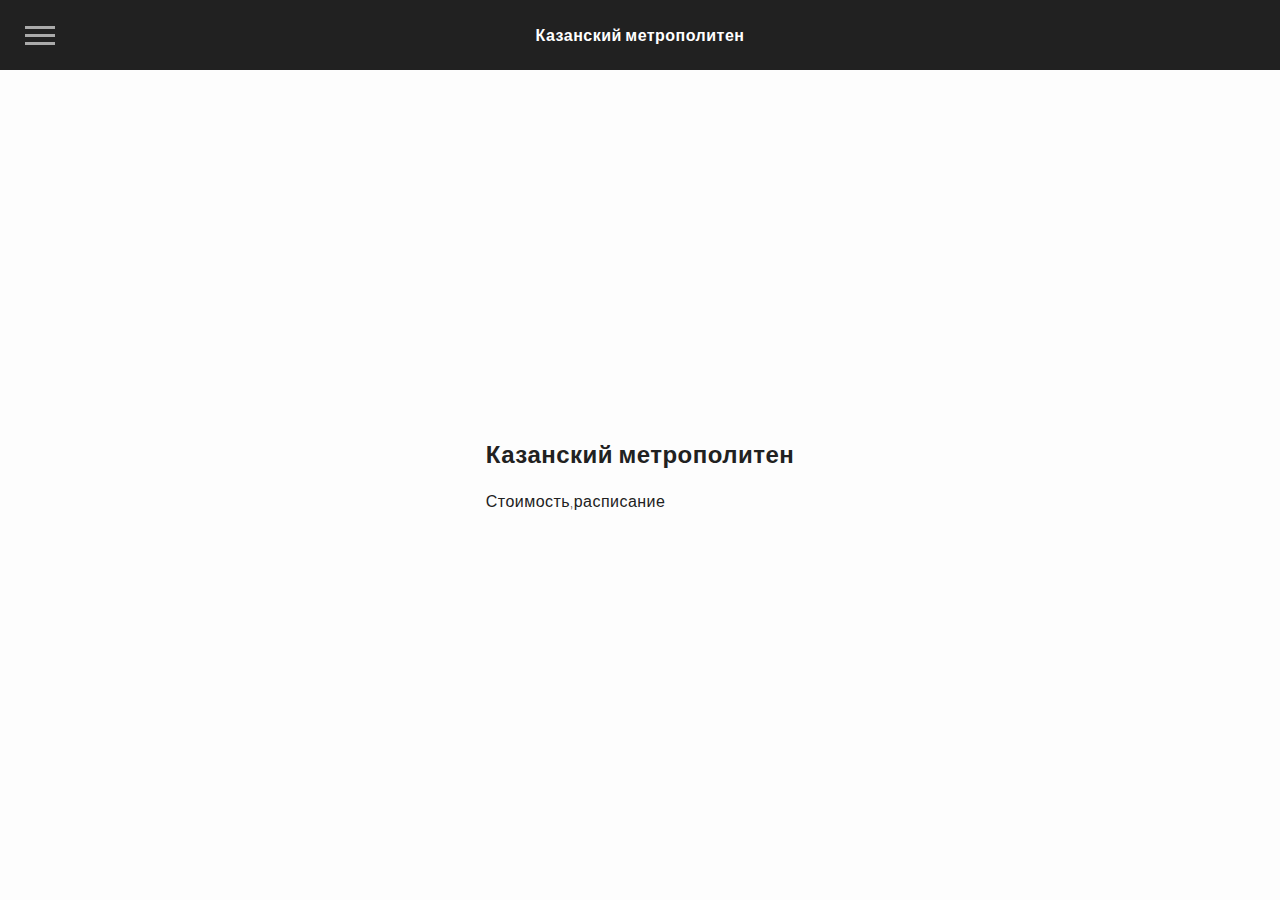
<file: index.html>
<!DOCTYPE html>
<html lang="en">
<head>
	<meta charset="UTF-8" />
	<meta name="viewport" content="width=device-width, initial-scale=1.0" />
	<meta http-equiv="X-UA-Compatible" content="ie=edge" />
	<title>Метро</title>
	<link rel="stylesheet" href="style.css" />
</head>
<body>
<div class="page">
  <header>Казанский метрополитен</header>
  <div id="nav-container">
    <div class="bg"></div>
    <div class="button" tabindex="0">
      <span class="icon-bar"></span>
      <span class="icon-bar"></span>
      <span class="icon-bar"></span>
    </div>
    <div id="nav-content" tabindex="0">
      <ul>
        <li><a href="index.html">О нас</a></li>
        <li><a href="grafik.html">Расписание</a></li>
        <li><a href="shema.html">Схемы движения</a></li>
        
        <li><a href="#">Контакты</a></li>
        <li class="small"><a href="#">Facebook</a><a href="#">Instagram</a></li>
      </ul>
    </div>
  </div>

  <main>
    <div class="content">
      <h2>Казанский метрополитен</h2>
      <p>Стоимость,расписание</p>
    </div>
  </main>
</div>
</body>
</html>
</file>
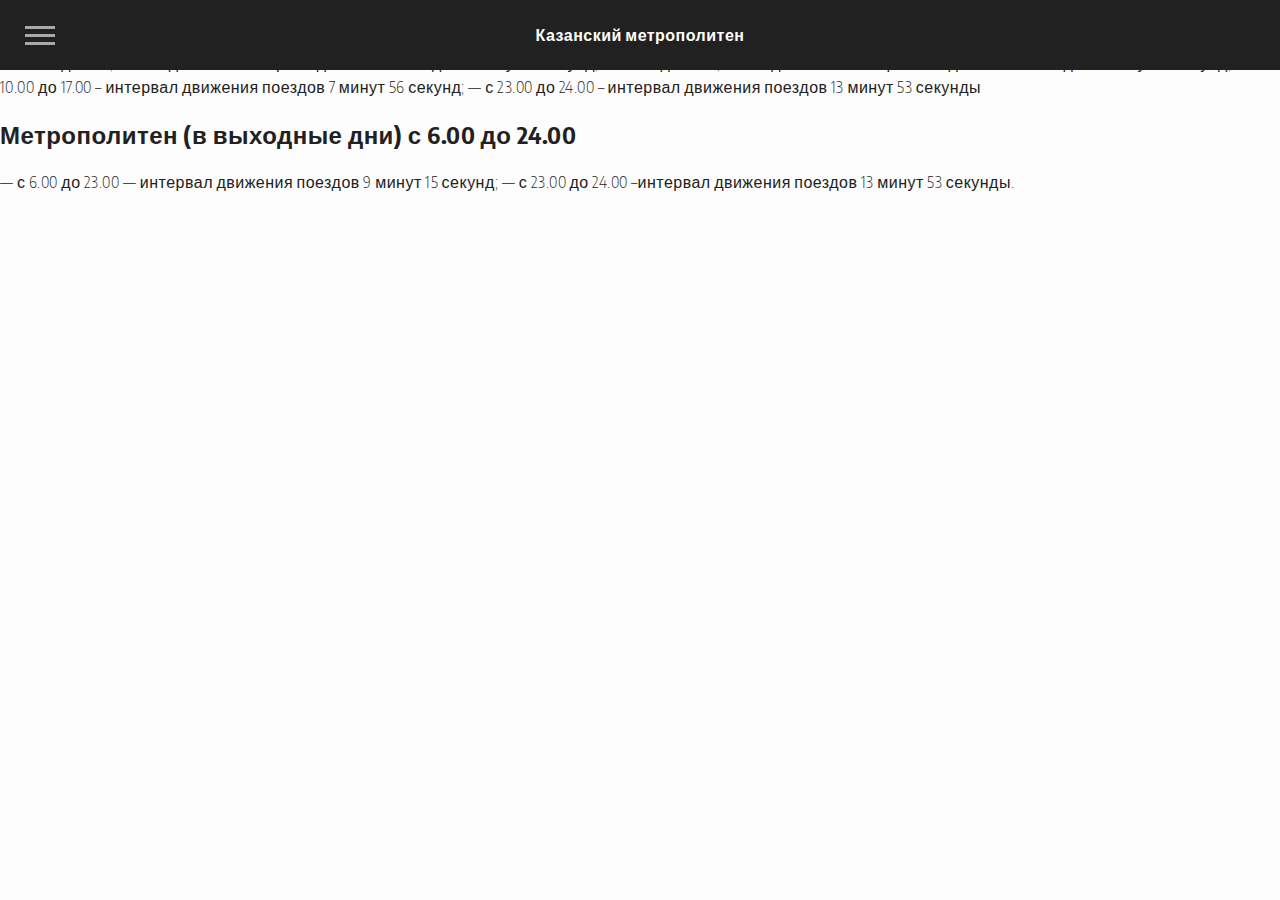
<file: grafik.html>
<!DOCTYPE html>
<html lang="en">
<head>
    <meta charset="UTF-8">
    <meta http-equiv="X-UA-Compatible" content="IE=edge">
    <meta name="viewport" content="width=device-width, initial-scale=1.0">
    <title>Document</title>
    <link rel="stylesheet" href="style.css" />
</head>
<body>
    <div class="page">
  <header>Казанский метрополитен</header>
  <div id="nav-container">
    <div class="bg"></div>
    <div class="button" tabindex="0">
      <span class="icon-bar"></span>
      <span class="icon-bar"></span>
      <span class="icon-bar"></span>
    </div>
    <div id="nav-content" tabindex="0">
      <ul>
        <li><a href="index.html">О нас</a></li>
        <li><a href="grafik.html">Расписание</a></li>
        <li><a href="shema.html">Схемы движения</a></li>
        
        <li><a href="#">Контакты</a></li>
        <li class="small"><a href="#">Facebook</a><a href="#">Instagram</a></li>
      </ul>
    </div>
  </div>

  <div class="content">
    <h2>Метрополитен (в рабочие дни) с 6.00 до 24.00</h2>
    <p>— с 6.00 до 7.00, с 20.00 до 23.00 – интервал движения поездов 9 минут 15 секунд;
        — с 7.00 до 10.00, с 17.00 до 20.00 — интервалом движения поездов 6 минут 10 секунд;
        — с 10.00 до 17.00 – интервал движения поездов 7 минут 56 секунд;
        — с 23.00 до 24.00 – интервал движения поездов 13 минут 53 секунды</p>
    <h2>Метрополитен (в выходные дни) с 6.00 до 24.00</h2>
    <p>— с 6.00 до 23.00 — интервал движения поездов 9 минут 15 секунд;
        — с 23.00 до 24.00 –интервал движения поездов 13 минут 53 секунды.</p>
  </div>
</body>
</html>
</file>
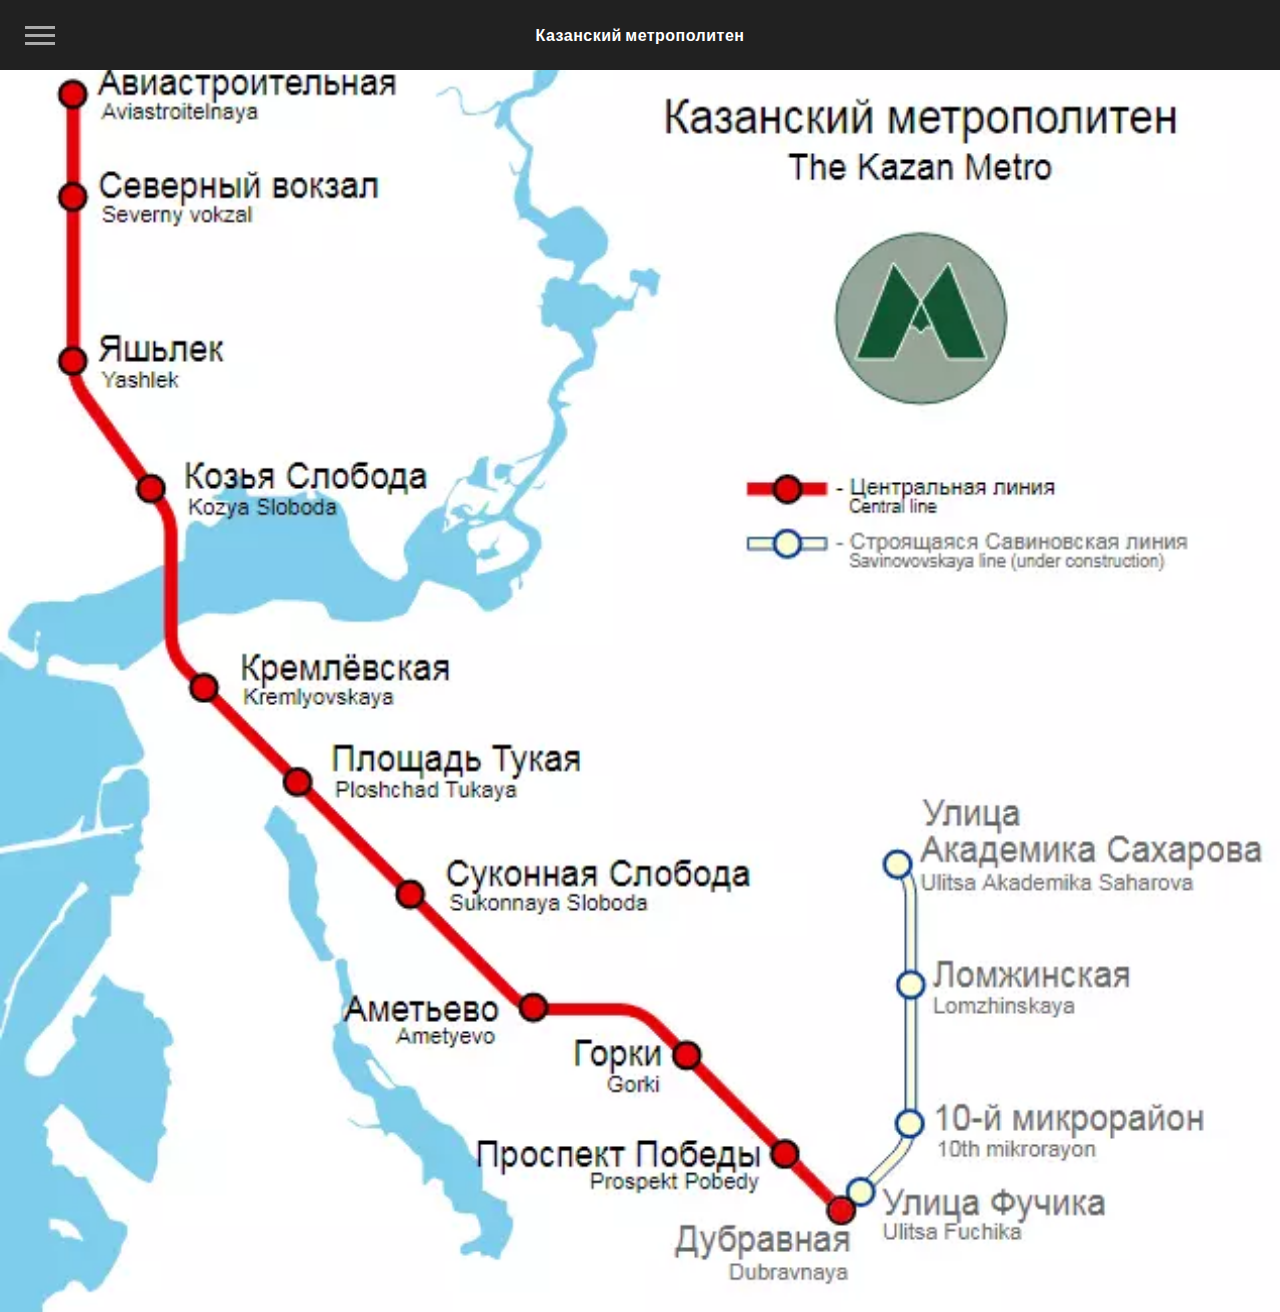
<file: shema.html>
<!DOCTYPE html>
<html lang="en">
<head>
    <meta charset="UTF-8">
    <meta http-equiv="X-UA-Compatible" content="IE=edge">
    <meta name="viewport" content="width=device-width, initial-scale=1.0">
    <title>Document</title>
    <link rel="stylesheet" href="style.css" />
</head>
<body>
    <div class="page">
        <header>Казанский метрополитен</header>
        <div id="nav-container">
          <div class="bg"></div>
          <div class="button" tabindex="0">
            <span class="icon-bar"></span>
            <span class="icon-bar"></span>
            <span class="icon-bar"></span>
          </div>
          <div id="nav-content" tabindex="0">
            <ul>
              <li><a href="index.html">О нас</a></li>
              <li><a href="grafik.html">Расписание</a></li>
              <li><a href="shema.html">Схемы движения</a></li>
              
              <li><a href="#">Контакты</a></li>
              <li class="small"><a href="#">Facebook</a><a href="#">Instagram</a></li>
            </ul>
          </div>
        </div>
    <div><img src="image/metro-kazan-karta.webp" class="shema-metro"></div>
</body>
</html>
</file>
<file: style.css>
@import url('https://fonts.googleapis.com/css?family=Encode+Sans+Condensed:400,600');

*{
  margin: 0;
  padding: 0;
  box-sizing: border-box;
}
body{
  height: 100%;
}
a{
  text-decoration: none;
  outline: 0;
}
a{
  color: currentColor;
  transition: .2s ease-in-out;
}
h1, h2, h3, h4{
  margin: 0;
}
ul{
  padding: 0;
  list-style: none;
}
img{
  vertical-align: middle;
  height: auto;
  width: 100%;
}
.page{
  width: 100%;
  height: 100vh;
  background: #fdfdfd;
  font-family: 'Encode Sans Condensed', sans-serif;
  font-weight: 600;
  letter-spacing: .03em;
  color: #212121;
}
header{
  display: flex;
  position: fixed;
  width: 100%;
  height: 70px;
  background: #212121;
  color: #fff;
  justify-content: center;
  align-items: center;
  -webkit-tap-highlight-color: rgba(0,0,0,0);
}
main{
  padding: 70px 20px 0;
  display: flex;
  flex-direction: column;
  height: 100%;
}
main > div{
  margin: auto;
  max-width: 600px;
}
p{
  line-height: 1.5;
  font-weight: 200;
  margin: 20px 0;
}
#nav-container{
  position: fixed;
  height: 100vh;
  width: 100%;
  pointer-events: none;
}
.bg{
  position: absolute;
  top: 70px;
  left: 0;
  width: 100%;
  height: calc(100% - 70px);
  visibility: hidden;
  opacity: 0;
  transition: .3s;
  background: #000;
}
#nav-container:focus-within .bg{
  visibility: visible;
  opacity: .6;
}
.button{
  position: relative;
  display: flex;
  flex-direction: column;
  justify-content: center;
  z-index: 1;
  border: 0;
  background: transparent;
  border-radius: 0;
  height: 70px;
  width: 30px;
  cursor: pointer;
  pointer-events: auto;
  margin-left: 25px;
  touch-action: manipulation;
  -webkit-tap-highlight-color: rgba(0,0,0,0);
}
.icon-bar{
  display: block;
  width: 100%;
  height: 3px;
  background: #aaa;
  transition: .3s;
}
.icon-bar + .icon-bar{
  margin-top: 5px;
}
#nav-container:focus-within .button{
  pointer-events: none;
}
#nav-container:focus-within .icon-bar:nth-of-type(1){
  transform: translate3d(0,8px,0) rotate(45deg);
}
#nav-container:focus-within .icon-bar:nth-of-type(2){
  opacity: 0;
}
#nav-container:focus-within .icon-bar:nth-of-type(3){
  transform: translate3d(0,-8px,0) rotate(-45deg);
}
#nav-content{
  margin-top: 70px;
  padding: 20px;
  width: 90%;
  max-width: 300px;
  position: absolute;
  top: 0;
  left: 0;
  height: calc(100% - 70px);
  background: #ececec;
  pointer-events: auto;
  -webkit-tap-highlight-color: rgba(0,0,0,0);
  transform: translateX(-100%);
  transition: transform .3s;
  will-change: transform;
  contain: paint;
}
#nav-content ul{
  height: 100%;
  display: flex;
  flex-direction: column;
}
#nav-content li a{
  padding: 10px 5px;
  display: block;
  text-transform: uppercase;
  transition: color .1s;
}
#nav-content li a:hover{
  color: #BF7497;
}
#nav-content li:not(.small) + .small{
  margin-top: auto;
}
.small{
  display: flex;
  align-self: center;
}
.small a{
  font-size: 12px;
  font-weight: 400;
  color: #888;
}
.small a + a{
  margin-left: 15px;
}
#nav-container:focus-within #nav-content{
  transform: none;
}

.shema-metro{
  display: flex;
  align-self: center;
}
</file>
